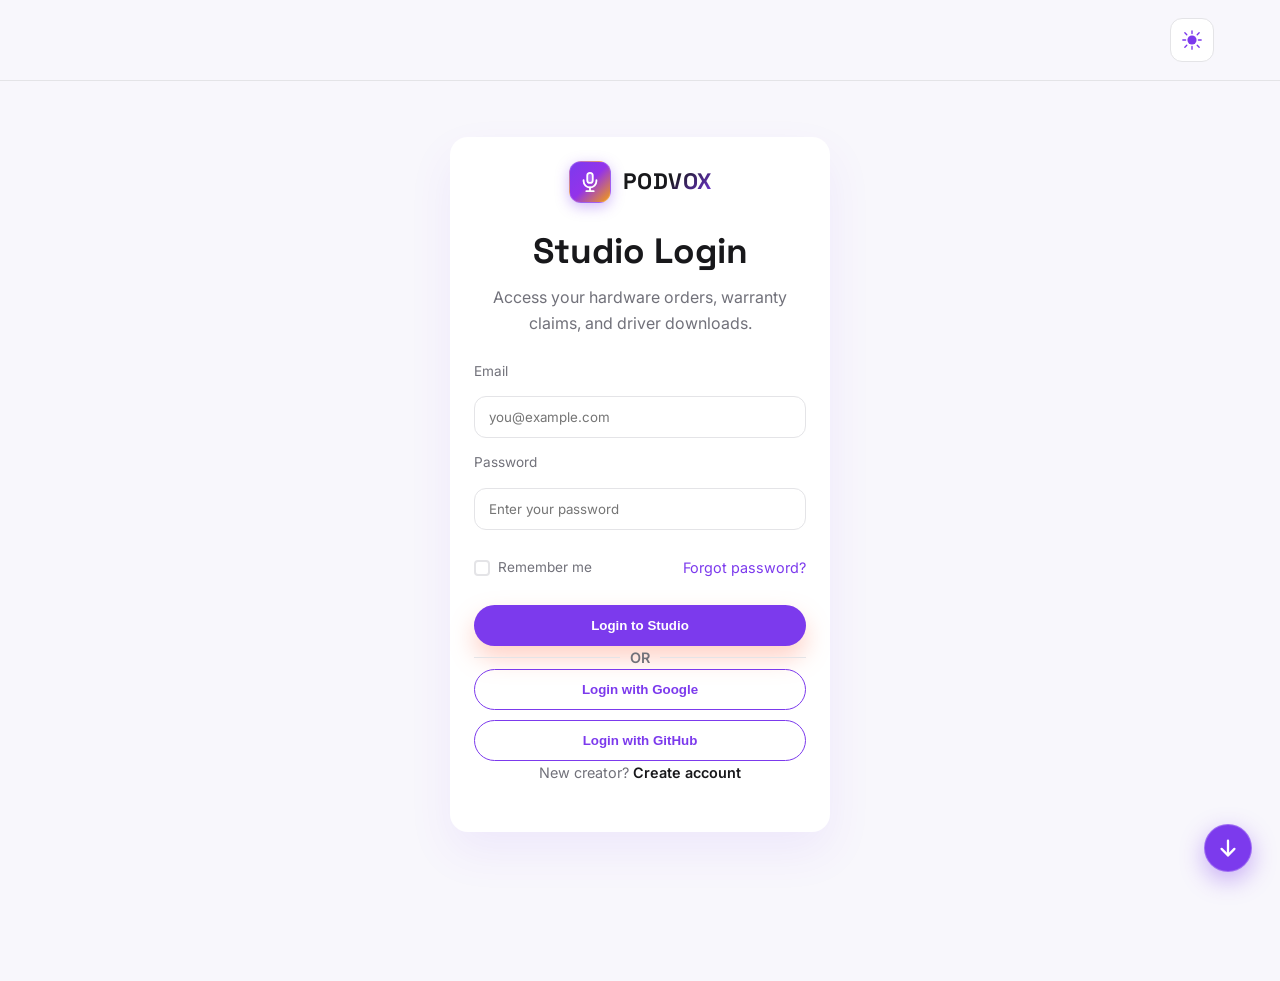
<file: login.html>
<!DOCTYPE html>
<html lang="en">

<head>
  <meta charset="UTF-8" />
  <meta name="viewport" content="width=device-width, initial-scale=1.0" />
  <title>PODVOX | Creator Portal Login</title>
  <link rel="icon" type="image/svg+xml" href="assets/images/favicon.svg" />
  <link rel="stylesheet" href="assets/css/style.css" />
</head>

<body class="auth-page">


  <header id="top">
    <div class="container nav nav-auth-header">
      <div class="nav-actions">
        <button class="theme-toggle" type="button" aria-label="Toggle dark mode"></button>
      </div>
    </div>
  </header>
  <main class="auth-shell">
    <div class="auth-center">
      <div class="auth-card compact">
        <div class="auth-brand-in-card">
          <a class="brand" href="index.html">
            <span class="brand-mark" aria-hidden="true">
              <svg viewBox="0 0 24 24" fill="none" stroke="currentColor" stroke-width="2" stroke-linecap="round" stroke-linejoin="round">
                <rect x="9" y="2" width="6" height="11" rx="3" fill="rgba(255,255,255,0.25)"></rect>
                <path d="M5 10v1a7 7 0 0 0 14 0v-1"></path>
                <line x1="12" y1="18" x2="12" y2="22"></line>
                <line x1="8" y1="22" x2="16" y2="22"></line>
              </svg>
            </span>
            <span class="brand-text">PODVOX</span>
          </a>
        </div>
        <h1>Studio Login</h1>
        <p>Access your hardware orders, warranty claims, and driver downloads.</p>
        <form class="auth-form">
          <label for="login-email">Email</label>
          <input id="login-email" type="email" name="email" autocomplete="email" placeholder="you@example.com"
            required />
          <label for="login-password">Password</label>
          <input id="login-password" type="password" name="password" autocomplete="current-password"
            placeholder="Enter your password" required />
          <div class="auth-options">
            <label class="checkbox-label">
              <input type="checkbox" name="remember" id="remember-me">
              <span class="checkmark"></span>
              Remember me
            </label>
            <a href="#" class="forgot-password">Forgot password?</a>
          </div>
          <button class="btn btn-primary" type="submit">Login to Studio</button>
        </form>
        <div class="divider"><span>OR</span></div>
        <div class="social">
          <button class="btn btn-outline" type="button">Login with Google</button>
          <button class="btn btn-outline" type="button">Login with GitHub</button>
        </div>
        <p class="auth-switch">New creator? <a href="signup.html">Create account</a></p>
      </div>
    </div>
  </main>




  <script src="assets/js/main.js"></script>
</body>

</html>
</file>
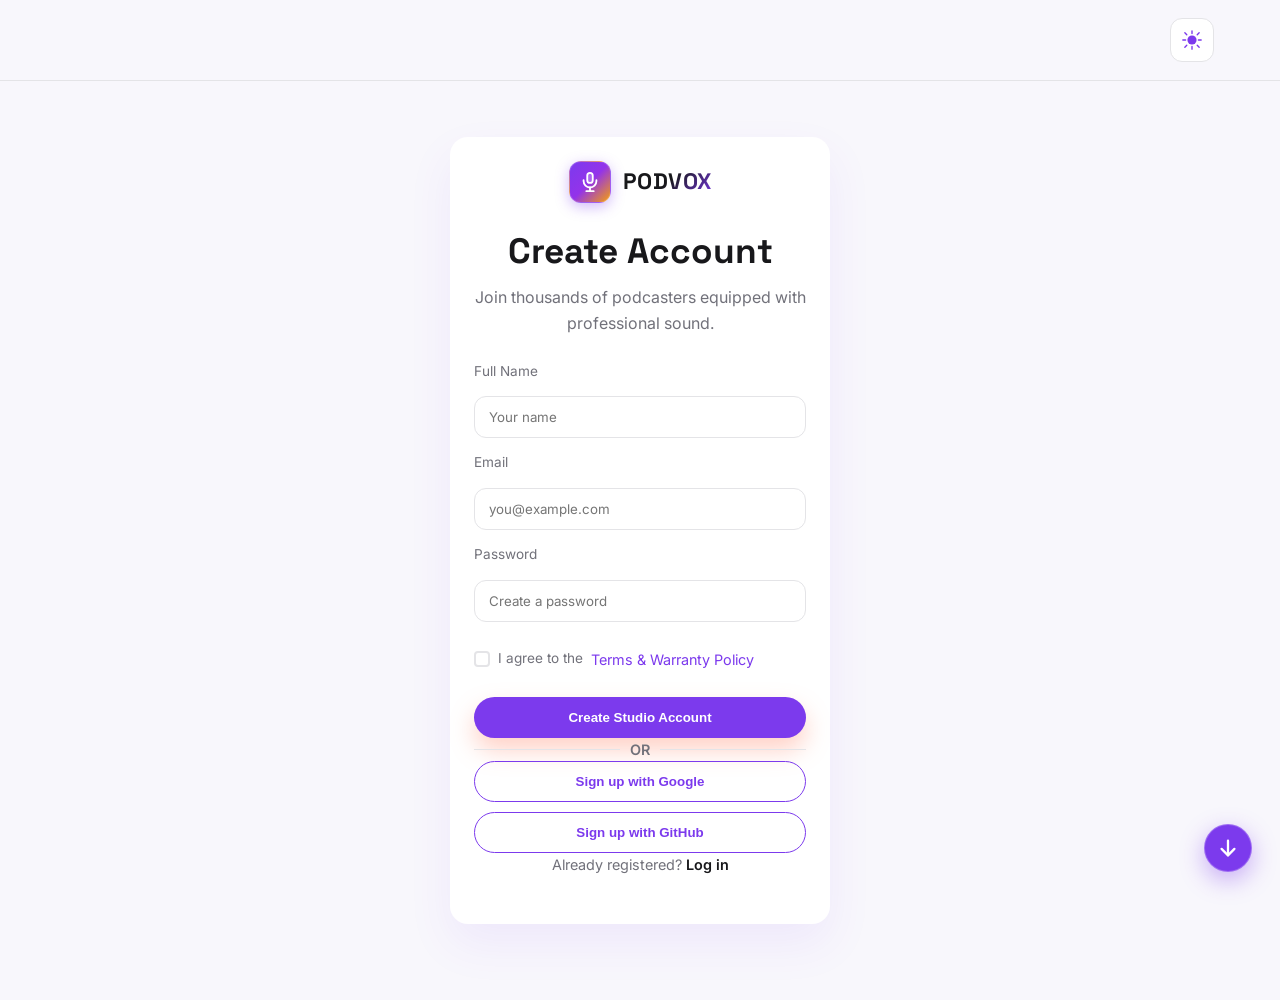
<file: signup.html>
<!DOCTYPE html>
<html lang="en">

<head>
  <meta charset="UTF-8" />
  <meta name="viewport" content="width=device-width, initial-scale=1.0" />
  <title>PODVOX | Create Creator Account</title>
  <link rel="icon" type="image/svg+xml" href="assets/images/favicon.svg" />
  <link rel="stylesheet" href="assets/css/style.css" />
</head>

<body class="auth-page">


  <header id="top">
    <div class="container nav nav-auth-header">
      <div class="nav-actions">
        <button class="theme-toggle" type="button" aria-label="Toggle dark mode"></button>
      </div>
    </div>
  </header>
  <main class="auth-shell">
    <div class="auth-center">
      <div class="auth-card compact">
        <div class="auth-brand-in-card">
          <a class="brand" href="index.html">
            <span class="brand-mark" aria-hidden="true">
              <svg viewBox="0 0 24 24" fill="none" stroke="currentColor" stroke-width="2" stroke-linecap="round" stroke-linejoin="round">
                <rect x="9" y="2" width="6" height="11" rx="3" fill="rgba(255,255,255,0.25)"></rect>
                <path d="M5 10v1a7 7 0 0 0 14 0v-1"></path>
                <line x1="12" y1="18" x2="12" y2="22"></line>
                <line x1="8" y1="22" x2="16" y2="22"></line>
              </svg>
            </span>
            <span class="brand-text">PODVOX</span>
          </a>
        </div>
        <h1>Create Account</h1>
        <p>Join thousands of podcasters equipped with professional sound.</p>
        <form class="auth-form">
          <label for="signup-name">Full Name</label>
          <input id="signup-name" type="text" name="name" autocomplete="name" placeholder="Your name" required />
          <label for="signup-email">Email</label>
          <input id="signup-email" type="email" name="email" autocomplete="email" placeholder="you@example.com"
            required />
          <label for="signup-password">Password</label>
          <input id="signup-password" type="password" name="password" autocomplete="new-password"
            placeholder="Create a password" required />
          <div class="auth-options">
            <label class="checkbox-label">
              <input type="checkbox" name="terms" id="agree-terms" required>
              <span class="checkmark"></span>
              I agree to the <a href="#" class="terms-link">Terms &amp; Warranty Policy</a>
            </label>
          </div>
          <button class="btn btn-primary" type="submit">Create Studio Account</button>
        </form>
        <div class="divider"><span>OR</span></div>
        <div class="social">
          <button class="btn btn-outline" type="button">Sign up with Google</button>
          <button class="btn btn-outline" type="button">Sign up with GitHub</button>
        </div>
        <p class="auth-switch">Already registered? <a href="login.html">Log in</a></p>
      </div>
    </div>
  </main>


  <script src="assets/js/main.js"></script>
</body>

</html>
</file>
<file: assets/css/style.css>
@import url("https://fonts.googleapis.com/css2?family=Inter:wght@300;400;500;600;700;800&family=Space+Grotesk:wght@400;500;600;700&display=swap");

:root {
  --color-bg: #F8F7FC;
  --color-surface: #ffffff;
  --color-surface-alt: #f0ecf9;
  --color-text-primary: #18181B;
  --color-text-secondary: #71717A;
  --color-border: #E4E4E7;
  --color-icon: #7C3AED;
  --color-shadow: 0 20px 45px rgba(124, 58, 237, 0.08);
  --color-topbar-text: #F5F5F7;
  --color-footer-text: #F5F5F7;
  --button-primary-bg: #7C3AED;
  --button-primary-text: #ffffff;
  --button-outline-border: #7C3AED;
  --button-outline-text: #7C3AED;
  --bg: var(--color-bg);
  --bg-alt: var(--color-surface-alt);
  --ink: var(--color-text-primary);
  --muted: var(--color-text-secondary);
  --primary: var(--button-primary-bg);
  --primary-dark: #6D28D9;
  --secondary: #A78BFA;
  --accent: #F59E0B;
  --card: var(--color-surface);
  --border: var(--color-border);
  --shadow: var(--color-shadow);
  --radius: 18px;
  --font-heading: "Space Grotesk", sans-serif;
  --font-body: "Inter", "Segoe UI", sans-serif;
}

[data-theme="dark"] {
  --color-bg: #0B0B12;
  --color-surface: #151521;
  --color-surface-alt: #1a1a2b;
  --color-text-primary: #F5F5F7;
  --color-text-secondary: #A1A1AA;
  --color-border: #26263a;
  --color-icon: #A78BFA;
  --color-shadow: 0 20px 45px rgba(0, 0, 0, 0.6);
  --color-topbar-text: #F5F5F7;
  --color-footer-text: #F5F5F7;
  --button-outline-border: #7C3AED;
  --button-outline-text: #F5F5F7;
  --secondary: #A78BFA;
}

* {
  box-sizing: border-box;
  margin: 0;
  padding: 0;
}

html {
  scroll-behavior: smooth;
  overflow-x: hidden;
}

body {
  font-family: var(--font-body, "Inter", "Segoe UI", sans-serif);
  color: var(--ink);
  background: var(--bg);
  line-height: 1.6;
}

h1, h2, h3, h4, h5, h6 {
  font-family: var(--font-heading, "Space Grotesk", sans-serif);
}

.container,
.hero-grid,
.hero-card,
.hero-media,
.story-block,
.cta-banner {
  box-sizing: border-box;
  max-width: 100%;
}

.reveal {
  opacity: 0;
  transform: translateX(40px) scale(0.96);
  transition: opacity 0.7s cubic-bezier(0.16, 1, 0.3, 1), transform 0.7s cubic-bezier(0.16, 1, 0.3, 1);
  will-change: opacity, transform;
}

.reveal.is-visible {
  opacity: 1;
  transform: translateX(0) scale(1);
}

@media (max-width: 600px) {
  .reveal {
    transform: translateY(20px) scale(0.98);
  }
}

@media (prefers-reduced-motion: reduce) {

  .reveal,
  .reveal.is-visible {
    opacity: 1 !important;
    transform: none !important;
    transition: none !important;
  }
}

img {
  max-width: 100%;
  display: block;
  border-radius: calc(var(--radius) - 6px);
}

a {
  text-decoration: none;
  color: inherit;
}

ul {
  list-style: none;
}

.container {
  width: min(1200px, 92%);
  margin: 0 auto;
}

.topbar {
  background: var(--secondary);
  color: var(--color-topbar-text);
  padding: 10px 0;
  font-size: 0.9rem;
}

.topbar .topbar-inner {
  display: flex;
  align-items: center;
  justify-content: center;
  gap: 16px;
  flex-wrap: wrap;
  text-align: center;
}

.topbar .tag {
  background: rgba(255, 255, 255, 0.15);
  padding: 4px 12px;
  border-radius: 999px;
}

.cta-banner {
  text-align: center;
  padding: 60px 20px;
  background: var(--secondary);
  color: #fff;
  border-radius: var(--radius);
  display: flex;
  flex-direction: column;
  align-items: center;
  gap: 16px;
}

.cta-banner.cta-split {
  display: grid;
  grid-template-columns: 1.2fr 0.8fr;
  gap: 32px;
  align-items: center;
  text-align: left;
  padding: 48px;
}

.cta-banner.cta-split p {
  margin: 12px 0 20px;
}

.cta-actions {
  display: flex;
  gap: 14px;
  flex-wrap: wrap;
}

.cta-media {
  width: 100%;
  height: 260px;
  object-fit: cover;
  border-radius: calc(var(--radius) - 4px);
  box-shadow: 0 10px 30px rgba(0, 0, 0, 0.25);
}

@media (max-width: 850px) {
  .cta-banner.cta-split {
    grid-template-columns: 1fr;
    text-align: center;
    padding: 36px 20px;
  }

  .cta-actions {
    justify-content: center;
  }

  .cta-media {
    max-height: 220px;
  }
}

.cta-banner h2 {
  font-family: "Space Grotesk", sans-serif;
  font-size: clamp(1.8rem, 4vw, 2.8rem);
}

.cta-banner p {
  font-size: clamp(1rem, 3vw, 1.2rem);
  opacity: 0.9;
  max-width: 600px;
  margin: 0 auto;
}

.hero-card {
  border-radius: var(--radius);
  overflow: hidden;
  box-shadow: var(--shadow);
  margin-top: 20px;
}

.hero-card img {
  width: 100%;
  aspect-ratio: 16 / 10;
  object-fit: cover;
}

.media-strip {
  display: flex;
  gap: 12px;
  margin: 12px 0;
  padding: 0 12px;
}

.media-strip img {
  width: 60px;
  height: 60px;
  border-radius: 12px;
  object-fit: cover;
}

header {
  position: sticky;
  top: 0;
  z-index: 10;
  background: var(--bg);
  border-bottom: 1px solid var(--border);
}

.nav {
  display: flex;
  align-items: center;
  justify-content: space-between;
  padding: 18px 0;
  gap: 12px;
  flex-wrap: nowrap;
}

.brand {
  display: inline-flex;
  align-items: center;
  gap: 12px;
  font-weight: 800;
  font-family: "Space Grotesk", sans-serif;
  font-size: 1.45rem;
  letter-spacing: -0.02em;
  color: var(--ink);
  transition: transform 0.2s ease, opacity 0.2s ease;
  flex-wrap: nowrap;
  text-decoration: none;
}

.brand:hover {
  opacity: 0.95;
  transform: translateY(-1px);
}

.brand-mark {
  width: 42px;
  height: 42px;
  border-radius: 12px;
  background: linear-gradient(135deg, #7C3AED 0%, #9333EA 50%, #F59E0B 100%);
  display: flex;
  align-items: center;
  justify-content: center;
  color: #ffffff;
  flex-shrink: 0;
  box-shadow: 0 4px 14px rgba(124, 58, 237, 0.35);
  border: 1px solid rgba(255, 255, 255, 0.2);
  transition: transform 0.3s ease, box-shadow 0.3s ease;
}

.brand-mark svg {
  width: 22px;
  height: 22px;
  display: block;
}

.brand:hover .brand-mark {
  transform: rotate(-4deg) scale(1.06);
  box-shadow: 0 6px 20px rgba(124, 58, 237, 0.5);
}

.brand-text {
  font-weight: 800;
  font-size: 1.4rem;
  letter-spacing: 0.5px;
  background: linear-gradient(135deg, var(--ink) 50%, var(--primary) 100%);
  -webkit-background-clip: text;
  -webkit-text-fill-color: transparent;
}

[data-theme="dark"] .brand-text {
  background: linear-gradient(135deg, #FFFFFF 60%, #C4B5FD 100%);
  -webkit-background-clip: text;
  -webkit-text-fill-color: transparent;
}

.nav-links {
  display: flex;
  gap: clamp(12px, 2.5vw, 32px);
  align-items: center;
  font-weight: 600;
}

/* Hide mobile-specific elements globally */
.nav-drawer-header,
.nav-drawer-cta,
.nav-links a svg,
.mobile-only {
  display: none;
}

.nav-links a {
  color: var(--ink);
  transition: color 0.2s;
  text-decoration: none;
}

.nav-links a:hover,
.nav-links a.active {
  color: var(--primary);
}

/* Desktop link visibility */
@media (min-width: 1101px) {

  /* Hide ONLY Login/Signup links on desktop because they are buttons */
  .nav-links a[href^="login"],
  .nav-links a[href^="signup"] {
    display: none !important;
  }
}

@media (min-width: 1101px) {
  .mobile-only {
    display: none !important;
  }
}

@media (max-width: 1100px) {
  .desktop-only {
    display: none !important;
  }
}

.nav-actions {
  display: flex;
  align-items: center;
  gap: 10px;
  flex-shrink: 0;
  justify-content: flex-end;
}

.theme-toggle {
  border: 1px solid var(--border);
  background: var(--card);
  color: var(--color-icon);
  width: 44px;
  height: 44px;
  border-radius: 12px;
  display: grid;
  place-items: center;
  cursor: pointer;
  transition: transform 0.2s ease, box-shadow 0.2s ease;
  margin-right: 15px;
}

.theme-toggle:hover {
  transform: translateY(-2px);
  box-shadow: var(--shadow);
}

.btn {
  display: flex;
  align-items: center;
  justify-content: center;
  gap: 10px;
  padding: 12px 22px;
  border-radius: 999px;
  border: 1px solid transparent;
  font-weight: 600;
  transition: transform 0.2s ease, box-shadow 0.2s ease;
}

.btn-primary {
  background: var(--button-primary-bg);
  color: var(--button-primary-text);
  box-shadow: 0 12px 25px rgba(255, 122, 92, 0.35);
}

.btn-primary:hover {
  transform: translateY(-2px);
  box-shadow: 0 16px 35px rgba(255, 122, 92, 0.35);
}

.btn-outline {
  border-color: var(--button-outline-border);
  color: var(--button-outline-text);
  background: transparent;
}

.btn-outline:hover {
  border-color: var(--primary);
  color: var(--primary);
}

main .btn {
  margin-left: auto;
  margin-right: auto;
}

main .btn {
  margin-left: auto;
  margin-right: auto;
}

.menu-toggle {
  display: none;
  border: none;
  background: var(--secondary);
  color: #fff;
  padding: 10px 12px;
  border-radius: 12px;
}

.hero {
  padding: 80px 0 60px;
  overflow-x: hidden;
}

.hero-grid {
  display: grid;
  grid-template-columns: repeat(2, minmax(0, 1fr));
  gap: 48px;
  align-items: center;
  width: 100%;
  overflow: hidden;
}

.hero-grid> :first-child {
  padding-left: clamp(20px, 5vw, 60px);
  padding-right: clamp(16px, 3vw, 40px);
}

.hero h1 {
  font-family: "Space Grotesk", sans-serif;
  font-size: clamp(2.4rem, 4vw, 3.4rem);
  line-height: 1.1;
  margin-bottom: 16px;
}

.hero p {
  color: var(--muted);
  margin-bottom: 28px;
}

.hero-card {
  background: var(--card);
  padding: 24px;
  border-radius: var(--radius);
  box-shadow: var(--shadow);
  overflow: hidden;
}

.media-strip {
  display: grid;
  grid-template-columns: repeat(3, minmax(0, 1fr));
  gap: 12px;
  margin-top: 16px;
  width: 100%;
}

.hero-badges {
  display: flex;
  gap: 12px;
  flex-wrap: wrap;
  margin-top: 18px;
}

.hero-actions {
  display: flex;
  flex-wrap: wrap;
  margin-bottom: 18px;
  justify-content: center;
  gap: 16px;
}

.hero-actions .btn,
.cta-actions .btn {
  margin: 0;
  min-width: 250px;
  justify-content: center;
}

.badge {
  background: var(--bg-alt);
  color: var(--ink);
  padding: 6px 14px;
  border-radius: 999px;
  font-size: 0.85rem;
}

.media-cover {
  width: 100%;
  aspect-ratio: 16 / 10;
  object-fit: cover;
  max-width: 100%;
}

.circle-avatar {
  width: 150px;
  height: 150px;
  border-radius: 50% !important;
  margin: 0 auto 20px;
  border: 4px solid var(--border);
  object-fit: cover;
  display: block;
}

.cover-square {
  aspect-ratio: 1 / 1;
}

.hero-media {
  display: grid;
  gap: 16px;
  width: 100%;
}

.section {
  padding: 70px 0;
  overflow-x: hidden;
}

.section.alt {
  background: var(--bg-alt);
}

.view {
  transition: opacity 0.25s ease, transform 0.25s ease;
}

.view.is-hidden {
  opacity: 0;
  transform: translateY(12px);
}

.view[hidden] {
  display: none;
}

.section-title {
  text-align: center;
  margin-bottom: 44px;
}

.section-title.align-left {
  text-align: left;
}

.section-title h2 {
  font-family: "Space Grotesk", sans-serif;
  font-size: clamp(2rem, 3vw, 2.6rem);
}

.section-title p {
  color: var(--muted);
  margin-top: 10px;
}

.card-grid {
  display: grid;
  grid-template-columns: repeat(auto-fit, minmax(230px, 1fr));
  gap: 32px;
}

@media (min-width: 601px) and (max-width: 1024px) {
  .card-grid {
    grid-template-columns: repeat(2, 1fr);
  }

  .card-grid > .card:nth-child(3):last-child {
    grid-column: 1 / -1;
    justify-self: center;
    width: 100%;
    max-width: calc(50% - 16px);
  }
}

.card {
  background: var(--card);
  padding: 22px;
  border-radius: var(--radius);
  box-shadow: var(--shadow);
  display: grid;
  gap: 14px;
}

.price-card[data-plan],
.blog-card[data-post] {
  cursor: pointer;
}

.card h3 {
  font-size: 1.15rem;
}

.card small {
  color: var(--muted);
}

.episode-row {
  display: grid;
  grid-template-columns: 80px 1fr auto;
  gap: 18px;
  align-items: center;
  background: var(--card);
  padding: 18px 22px;
  border-radius: var(--radius);
  box-shadow: var(--shadow);
}

.episode-row+.episode-row {
  margin-top: 16px;
}

.story-grid {
  display: grid;
  gap: 24px;
  width: 100%;
}

.story-block {
  display: grid;
  grid-template-columns: repeat(2, minmax(0, 1fr));
  gap: 24px;
  align-items: center;
  background: var(--card);
  padding: clamp(18px, 3vw, 28px);
  border-radius: var(--radius);
  box-shadow: var(--shadow);
  width: 100%;
}

.story-content {
  display: grid;
  gap: 12px;
}

.story-block:nth-child(even) .story-media {
  order: 2;
}

.cta-split {
  grid-template-columns: repeat(2, minmax(0, 1fr));
  align-items: center;
}

.cta-actions {
  display: flex;
  flex-wrap: wrap;
  gap: 12px;
  justify-content: center;
}


.feature-list {
  display: grid;
  grid-template-columns: repeat(auto-fit, minmax(220px, 1fr));
  gap: 22px;
}

.feature {
  background: var(--card);
  padding: 20px;
  border-radius: var(--radius);
  border: 1px solid var(--border);
}

.subscribe-grid {
  display: grid;
  grid-template-columns: 1.2fr 1fr;
  gap: 30px;
  align-items: center;
}

.pill-list {
  display: flex;
  flex-wrap: wrap;
  gap: 12px;
}

.pill {
  border: 1px solid var(--border);
  padding: 10px 16px;
  border-radius: 999px;
  background: var(--card);
  font-weight: 600;
}

.form-card {
  background: var(--card);
  padding: 32px;
  border-radius: var(--radius);
  box-shadow: var(--shadow);
  border: 1px solid var(--border);
  display: flex;
  flex-direction: column;
  gap: 16px;
  height: fit-content;
  box-sizing: border-box;
}

.container > .form-card {
  max-width: 680px;
  width: 100%;
  margin: 0 auto;
}

.form-card img {
  width: 100%;
  height: 220px;
  max-height: 240px;
  object-fit: cover;
  border-radius: calc(var(--radius) - 6px);
  margin-bottom: 4px;
}

.form-card h3 {
  font-family: "Space Grotesk", sans-serif;
  font-size: 1.35rem;
  color: var(--ink);
  margin-bottom: 2px;
}

.form-card .btn {
  justify-content: center;
  margin-inline: auto;
  width: 100%;
}

.form-footnote {
  font-size: 0.88rem;
  color: var(--muted);
  text-align: center;
  line-height: 1.4;
  margin-top: 4px;
}

.support-details-box {
  background: var(--bg-alt);
  padding: 16px;
  border-radius: 12px;
  border: 1px solid var(--border);
  display: flex;
  flex-direction: column;
  gap: 8px;
  margin: 4px 0;
}

.support-details-box p {
  margin: 0;
  font-size: 0.92rem;
}

input,
select,
textarea {
  width: 100%;
  padding: 12px 14px;
  border-radius: 12px;
  border: 1px solid var(--border);
  font-family: inherit;
  background: var(--card);
  color: var(--ink);
  box-sizing: border-box;
}

textarea {
  min-height: 120px;
  resize: vertical;
}

.split {
  display: grid;
  grid-template-columns: repeat(2, minmax(0, 1fr));
  gap: 32px;
  align-items: start;
}

@media (max-width: 800px) {
  .split {
    grid-template-columns: 1fr;
    gap: 24px;
  }
}

.visual-stack {
  display: flex;
  flex-direction: column;
  gap: 16px;
}

.visual-stack .stack-img {
  width: 100%;
  object-fit: cover;
}

.stats {
  display: grid;
  grid-template-columns: repeat(auto-fit, minmax(180px, 1fr));
  gap: 20px;
  text-align: center;
}

.stats .stat {
  background: var(--card);
  padding: 18px;
  border-radius: var(--radius);
  border: 1px solid var(--border);
}

.pricing-grid {
  display: grid;
  grid-template-columns: repeat(auto-fit, minmax(280px, 1fr));
  gap: 32px;
  align-items: stretch;
  justify-content: center;
}

@media (min-width: 768px) {
  .pricing-grid .price-card:nth-child(4):last-child {
    grid-column: 2;
  }
}

.price-card {
  background: var(--card);
  padding: 28px;
  border-radius: var(--radius);
  border: 1px solid var(--border);
  display: flex;
  flex-direction: column;
  gap: 16px;
  height: 100%;
}

.price-card img {
  width: 100%;
  aspect-ratio: 16 / 10;
  object-fit: cover;
  border-radius: 12px;
  margin-bottom: 4px;
}

.price-card>.btn {
  align-self: center;
  margin-top: auto;
}

.price {
  font-size: 2rem;
  font-weight: 700;
}

.plan-header {
  display: flex;
  justify-content: space-between;
  gap: 16px;
  align-items: flex-start;
  min-height: 90px;
}

.plan-header>div {
  display: grid;
  gap: 4px;
}

.plan-tagline {
  color: var(--muted);
}

.price small {
  font-size: 0.9rem;
  font-weight: 600;
  color: var(--muted);
}

.plan-meta {
  display: grid;
  grid-template-columns: repeat(2, minmax(0, 1fr));
  gap: 12px;
  background: var(--bg-alt);
  padding: 16px;
  border-radius: 12px;
  min-height: 110px;
}

.plan-meta h4 {
  font-size: 0.85rem;
  color: var(--muted);
  margin-bottom: 4px;
}

.price-features {
  display: grid;
  gap: 10px;
}

.price-features li {
  position: relative;
  padding-left: 16px;
}

.price-features li::before {
  content: "";
  width: 6px;
  height: 6px;
  border-radius: 50%;
  background: var(--accent);
  position: absolute;
  left: 0;
  top: 9px;
}

.plan-cta {
  margin-top: auto;
  display: flex;
  justify-content: center;
}

.plan-actions {
  display: flex;
  justify-content: center;
  margin-top: 12px;
}

.table {
  width: 100%;
  border-collapse: collapse;
  background: var(--card);
  border-radius: var(--radius);
  overflow: hidden;
  box-shadow: var(--shadow);
}

.table th,
.table td {
  padding: 16px;
  text-align: left;
  border-bottom: 1px solid var(--border);
}

.table th {
  background: var(--bg-alt);
}

.faq-item {
  background: var(--card);
  padding: 18px 22px;
  border-radius: var(--radius);
  border: 1px solid var(--border);
}

.faq-item+.faq-item {
  margin-top: 14px;
}

.blog-grid {
  display: grid;
  grid-template-columns: repeat(auto-fit, minmax(250px, 1fr));
  gap: 24px;
}

.blog-card {
  background: var(--card);
  border-radius: var(--radius);
  box-shadow: var(--shadow);
  overflow: hidden;
  display: flex;
  flex-direction: column;
  height: 100%;
}

.blog-card .content {
  padding: 18px;
  display: flex;
  flex-direction: column;
  gap: 10px;
  height: 100%;
}

.blog-card .btn {
  align-self: flex-start;
  margin-top: auto;
  margin-left: 0;
  margin-right: 0;
}

.blog-card .meta {
  display: flex;
  flex-wrap: wrap;
  gap: 10px;
  color: var(--muted);
  font-size: 0.85rem;
}

.blog-detail {
  display: grid;
  grid-template-columns: 2fr 1fr;
  gap: 32px;
}

.blog-article,
.blog-aside {
  background: var(--card);
  padding: 28px;
  border-radius: var(--radius);
  box-shadow: var(--shadow);
  display: grid;
  gap: 16px;
}

.blog-header {
  display: grid;
  gap: 8px;
}

.blog-header .meta {
  display: flex;
  flex-wrap: wrap;
  gap: 12px;
  color: var(--muted);
  font-size: 0.85rem;
}

.blog-featured {
  width: 100%;
  aspect-ratio: 16 / 10;
  object-fit: cover;
  border-radius: var(--radius);
}

.blog-content {
  display: grid;
  gap: 12px;
}

.blog-content p {
  color: var(--muted);
}

.blog-author {
  display: flex;
  gap: 16px;
  align-items: center;
  flex-wrap: wrap;
  background: var(--bg-alt);
  padding: 16px;
  border-radius: 14px;
}

.blog-author img {
  width: 64px;
  height: 64px;
  border-radius: 50%;
}

.back-row {
  display: flex;
  justify-content: center;
  margin-bottom: 24px;
}

.related-list {
  display: grid;
  gap: 12px;
}

.related-list a {
  border: 1px solid var(--border);
  padding: 10px 12px;
  border-radius: 12px;
}

.share {
  display: flex;
  gap: 12px;
  flex-wrap: wrap;
}

.share a {
  border: 1px solid var(--border);
  padding: 8px 12px;
  border-radius: 999px;
}

.auth-card {
  background: var(--card);
  padding: 32px;
  border-radius: var(--radius);
  box-shadow: var(--shadow);
  width: 100%;
  max-width: 420px;
  justify-items: center;
}

.auth-card.compact {
  padding: 24px;
  max-width: 380px;
}

.auth-card .social {
  display: grid;
  gap: 10px;
}

.auth-card .social .btn-outline {
  justify-content: center;
}

.divider {
  width: 100%;
  display: flex;
  align-items: center;
  gap: 10px;
  color: var(--muted);
}

.divider::before,
.divider::after {
  content: "";
  flex: 1;
  height: 1px;
  background: var(--border);
}

.divider span {
  font-size: 0.9rem;
  font-weight: 600;
}

.auth-page {
  min-height: 100vh;
}

.auth-shell {
  min-height: 100vh;
  display: grid;
  grid-template-rows: auto 1fr;
  gap: 28px;
  padding: clamp(24px, 5vw, 56px) 0 48px;
  width: min(520px, 92%);
  margin: 0 auto;
  overflow-x: hidden;
}

.auth-brand-wrap {
  display: grid;
  grid-template-columns: 1fr auto 1fr;
  align-items: center;
  width: 100%;
}

.auth-brand {
  justify-self: center;
}

.auth-brand-wrap .theme-toggle {
  justify-self: end;
}

.auth-center {
  display: grid;
  place-items: center;
}

.auth-card h1 {
  font-family: "Space Grotesk", sans-serif;
  font-size: clamp(1.7rem, 3vw, 2.2rem);
}

.auth-card p {
  color: var(--muted);
}

.auth-form {
  display: grid;
  gap: 14px;
}

.auth-form label {
  font-size: 0.85rem;
  color: var(--muted);
}

.auth-card .btn {
  width: 100%;
}

.auth-meta {
  display: flex;
  justify-content: flex-end;
}

.auth-meta a {
  font-size: 0.9rem;
}

.auth-switch {
  text-align: center;
  font-size: 0.9rem;
  color: var(--muted);
}

.auth-switch a {
  color: var(--ink);
  font-weight: 600;
}

.auth-options {
  display: flex;
  justify-content: space-between;
  align-items: center;
  margin: 12px 0;
  flex-wrap: nowrap;
  gap: 10px;
  width: 100%;
}

.checkbox-label {
  display: flex;
  align-items: center;
  gap: 8px;
  font-size: 0.9rem;
  cursor: pointer;
  color: var(--muted);
  white-space: nowrap;
}

.forgot-password,
.terms-link {
  font-size: 0.9rem;
  color: var(--primary);
  text-decoration: none;
  white-space: nowrap;
}

.checkbox-label input[type="checkbox"] {
  display: none;
}

.checkmark {
  width: 16px;
  height: 16px;
  border: 2px solid var(--border);
  border-radius: 4px;
  display: flex;
  align-items: center;
  justify-content: center;
  transition: all 0.2s ease;
}

.checkbox-label input[type="checkbox"]:checked+.checkmark {
  background: var(--primary);
  border-color: var(--primary);
}

.checkbox-label input[type="checkbox"]:checked+.checkmark::after {
  content: "✓";
  color: white;
  font-size: 10px;
  font-weight: bold;
}

.forgot-password:hover,
.terms-link:hover {
  text-decoration: underline;
}

.footer {
  background: var(--secondary);
  color: var(--color-footer-text);
  padding: 48px 0 28px;
}

.footer-top {
  display: flex;
  flex-wrap: wrap;
  gap: 32px;
  justify-content: space-between;
  align-items: flex-start;
}

.footer-brand {
  display: grid;
  gap: 20px;
  min-width: 280px;
}

.footer .brand {
  color: var(--ink);
  /* Uses standardized font-size from .brand */
}

.footer-links ul {
  display: grid;
  gap: 8px;
}

.footer-links {
  display: grid;
  gap: 10px;
}

.footer-links-wrap {
  display: flex;
  flex-wrap: wrap;
  gap: 32px;
}

.footer-contact {
  display: grid;
  gap: 10px;
}

.footer-contact address {
  font-style: normal;
  display: grid;
  gap: 6px;
}

.social-icons {
  display: flex;
  gap: 12px;
}

.social-icons a {
  width: 36px;
  height: 36px;
  border-radius: 50%;
  background: rgba(255, 255, 255, 0.12);
  display: grid;
  place-items: center;
  color: var(--color-footer-text);
}

.copyright {
  margin: 0;
  font-size: 0.85rem;
  color: rgba(255, 255, 255, 0.7);
}

.footer-bottom {
  display: flex;
  flex-wrap: wrap;
  align-items: center;
  justify-content: space-between;
  gap: 16px;
  margin-top: 32px;
}

.hero-alt {
  background: linear-gradient(130deg, #fff, #fff5ee, #eaf4ff);
  border-radius: 0 0 60px 60px;
}

[data-theme="dark"] .hero-alt {
  background: linear-gradient(130deg, #101827, #1a2230, #1c2a3d);
}

.cta-banner {
  background: var(--secondary);
  color: #fff;
  padding: 40px;
  border-radius: var(--radius);
  display: grid;
  gap: 16px;
  align-items: center;
  width: 100%;
  overflow-x: hidden;
}

.cta-banner .btn {
  justify-self: center;
}

.cta-banner .btn-outline {
  border-color: rgba(255, 255, 255, 0.4);
  color: #fff;
}

.cta-banner .btn-outline:hover {
  background: rgba(255, 255, 255, 0.1);
  border-color: #fff;
  color: #fff;
}

@media (max-width: 1100px) {
  .nav {
    justify-content: flex-start;
    align-items: center;
    flex-wrap: nowrap;
  }

  .nav .brand {
    order: 1;
    margin-right: 8px;
    min-width: 0;
    flex: 1;
    font-size: 1.15rem;
    gap: 8px;
  }

  .nav-actions {
    order: 2;
    margin-left: auto;
    gap: 8px;
    padding-right: 16px;
    padding-left: 8px;
  }

  .nav-actions .menu-toggle,
  .nav-actions .theme-toggle {
    flex-shrink: 0;
  }

  .nav-links {
    order: 3;
  }

  .hero-grid,
  .split,
  .subscribe-grid,
  .blog-detail,
  .story-block {
    grid-template-columns: 1fr;
  }

  .cta-split {
    grid-template-columns: 1fr;
  }

  .story-block:nth-child(even) .story-media {
    order: 0;
  }

  .hero h1 {
    font-size: clamp(1.9rem, 6vw, 2.4rem);
    line-height: 1.15;
  }

  .hero p {
    font-size: 1rem;
    line-height: 1.55;
  }

  .section-title h2 {
    font-size: clamp(1.6rem, 5vw, 2rem);
  }

  .card h3 {
    font-size: 1.05rem;
  }

  .hero-grid> :first-child {
    padding-left: 16px;
    padding-right: 16px;
  }

  .nav {
    justify-content: flex-start;
    align-items: center;
  }

  .nav .brand {
    margin-right: 8px;
  }

  .nav-actions {
    margin-left: auto;
    display: flex;
    align-items: center;
    gap: 12px;
  }

  /* Desktop layout refinements */
  .nav-actions .btn {
    display: none;
    /* Default for mobile, shown via desktop-only class or media query */
  }

  .nav-actions .menu-toggle {
    display: inline-flex;
    align-items: center;
    justify-content: center;
    width: auto;
    height: 44px;
    padding: 0 16px;
    background: var(--primary);
    color: #fff;
    border-radius: 12px;
    font-weight: 600;
    font-size: 0.9rem;
    cursor: pointer;
    border: none;
    z-index: 1000;
  }

  /* Premium Sidebar Drawer for Mobile */
  .nav-links {
    display: flex !important;
    flex-direction: column !important;
    background: var(--card) !important;
    position: fixed !important;
    top: 0 !important;
    left: 0 !important;
    height: 100vh !important;
    width: min(300px, 85vw) !important;
    padding: 0 !important;
    box-shadow: 20px 0 50px rgba(0, 0, 0, 0.3) !important;
    transform: translateX(-100%) !important;
    transition: transform 0.4s cubic-bezier(0.16, 1, 0.3, 1) !important;
    z-index: 100000 !important;
    overflow-y: auto !important;
    visibility: hidden !important;
    gap: 0 !important;
  }

  .nav-links.active {
    transform: translateX(0) !important;
    visibility: visible !important;
    box-shadow: 0 0 0 100vmax rgba(0, 0, 0, 0.5) !important;
  }

  .nav-drawer-header {
    display: flex !important;
    align-items: center;
    justify-content: space-between;
    padding: 24px;
    border-bottom: 1px solid var(--border);
    margin-bottom: 8px;
  }

  .drawer-brand {
    display: block;
    font-size: 1.25rem;
    font-weight: 700;
    color: var(--primary);
  }

  .close-nav-toggle {
    display: grid;
    background: var(--bg-alt);
    border: none;
    width: 40px;
    height: 40px;
    border-radius: 50%;
    place-items: center;
    font-size: 1.5rem;
    cursor: pointer;
    color: var(--ink);
  }

  .nav-links a {
    display: flex;
    align-items: center;
    padding: 16px 24px;
    font-size: 1.1rem;
    color: var(--ink) !important;
    text-decoration: none;
    border-bottom: 1px solid var(--border);
    transition: all 0.2s ease;
  }

  .nav-links a:hover {
    color: var(--primary) !important;
    background: rgba(124, 58, 237, 0.05);
  }

  .nav-links a.active {
    color: var(--primary) !important;
    font-weight: 700 !important;
    background: rgba(124, 58, 237, 0.1) !important;
    border-left: 4px solid var(--primary);
    padding-left: 20px;
  }

  .nav-links a svg {
    display: none !important;
  }

  .nav-drawer-cta {
    display: block !important;
    padding: 24px;
    margin-top: auto;
    border-top: 1px solid var(--border);
  }

  .nav-drawer-cta .btn {
    display: flex !important;
    width: 100% !important;
    box-sizing: border-box !important;
    text-align: center;
    justify-content: center;
    align-items: center;
    padding: 14px 20px;
    font-size: 1rem;
    font-weight: 600;
  }

  .footer-grid {
    grid-template-columns: repeat(2, minmax(0, 1fr));
  }
}

@media (max-width: 700px) {
  .table {
    border: 0;
    box-shadow: none;
  }

  .table thead {
    display: none;
  }

  .table,
  .table tbody,
  .table tr,
  .table td {
    display: block;
    width: 100%;
  }

  .table tr {
    background: var(--card);
    border-radius: var(--radius);
    margin-bottom: 16px;
    padding: 12px;
    box-shadow: var(--shadow);
  }

  .table td {
    border: none;
    display: flex;
    justify-content: space-between;
    gap: 12px;
    padding: 8px 0;
  }

  .table td::before {
    content: attr(data-label);
    font-weight: 600;
    color: var(--muted);
  }
}

@media (max-width: 600px) {
  .topbar .topbar-inner {
    flex-direction: column;
  }

  .nav {
    position: relative;
    gap: 12px;
    flex-wrap: nowrap;
    align-items: center;
  }

  .nav .brand {
    max-width: none;
    flex-wrap: nowrap;
    min-width: 0;
    font-size: 1rem;
    gap: 8px;
  }

  .nav .brand-mark {
    width: 36px;
    height: 36px;
    border-radius: 10px;
    font-size: 0.9rem;
  }

  .nav-actions {
    display: flex;
    align-items: center;
    gap: 12px;
    padding-right: 10px;
  }

  .nav-actions .btn {
    display: none;
  }

  .hero-actions,
  .cta-actions {
    justify-content: center;
  }

  .cta-banner .btn {
    justify-self: center;
  }

  .hero h1 {
    font-size: clamp(1.7rem, 7vw, 2.1rem);
    line-height: 1.18;
  }

  .hero p {
    font-size: 0.95rem;
    line-height: 1.55;
  }

  .section-title h2 {
    font-size: clamp(1.5rem, 6vw, 1.9rem);
  }

  .card h3 {
    font-size: 1rem;
  }

  .episode-row {
    grid-template-columns: 1fr;
    text-align: center;
  }

  .footer-grid {
    grid-template-columns: 1fr;
  }

  .plan-header {
    flex-direction: column;
    gap: 8px;
  }

  .price-card {
    padding: 20px;
    gap: 12px;
  }

  .price-card img {
    height: auto;
    width: 100%;
    object-fit: cover;
    margin-bottom: 12px;
  }

  .pricing-grid {
    grid-template-columns: 1fr !important;
    gap: 20px;
  }

  .plan-meta {
    grid-template-columns: 1fr;
    gap: 8px;
  }

  .auth-options {
    flex-direction: column;
    justify-content: center;
    align-items: center;
    gap: 16px;
  }
}

/* =========================================
   DASHBOARD STYLES
   ========================================= */

.dashboard-layout {
  display: grid;
  grid-template-columns: 260px 1fr;
  min-height: 100vh;
  background: var(--bg);
}

.dashboard-sidebar {
  background: transparent;
  padding: 32px 24px;
  display: flex;
  flex-direction: column;
  gap: 32px;
  height: 100vh;
  position: sticky;
  top: 0;
  border-right: 1px solid var(--border);
}

.sidebar-header {
  display: flex;
  justify-content: space-between;
  align-items: center;
}

.close-sidebar {
  display: none;
  background: none;
  border: none;
  font-size: 1.5rem;
  cursor: pointer;
  color: var(--ink);
}

.sidebar-menu {
  display: flex;
  flex-direction: column;
  gap: 12px;
}

.sidebar-menu a {
  display: flex;
  align-items: center;
  gap: 16px;
  padding: 16px 20px;
  border-radius: 16px;
  color: #fff;
  font-weight: 600;
  transition: all 0.3s ease;
  background: var(--bg-alt);
  text-decoration: none;
}

.sidebar-menu a.active,
.sidebar-menu a:hover {
  background: var(--primary);
  color: #fff;
  transform: translateX(4px);
}

.sidebar-menu .icon {
  font-size: 1.2rem;
}

.sidebar-menu a.logout {
  margin-top: 24px;
  background: rgba(255, 77, 77, 0.1);
  color: #ff4d4d;
}

.sidebar-menu a.logout:hover {
  background: #ff4d4d;
  color: #fff;
}

.dashboard-main {
  display: block;
  width: 100%;
}

.dashboard-header {
  padding: 16px 32px;
  display: flex;
  align-items: center;
  justify-content: space-between;
  background: var(--bg);
  position: sticky;
  top: 0;
  z-index: 10;
}

.dashboard-toggle {
  display: none;
  /* Hidden on desktop */
  background: transparent;
  color: var(--ink);
}

.header-actions {
  display: flex;
  align-items: center;
  gap: 16px;
  margin-left: auto;
}

.user-profile img {
  border-radius: 50%;
  width: 40px;
  height: 40px;
  border: 2px solid var(--border);
}

.dashboard-content {
  padding: 32px;
  max-width: 1000px;
  margin: 0 auto;
}

.welcome-section {
  text-align: center;
  margin-bottom: 60px;
  padding: 40px 20px;
}

.welcome-section h1 {
  font-size: clamp(1.8rem, 8vw, 2.8rem);
  margin-bottom: 8px;
  line-height: 1.2;
}

.welcome-section p {
  font-size: clamp(0.9rem, 4vw, 1.1rem);
  color: var(--muted);
}

.brand-logo-center {
  display: flex;
  flex-direction: column;
  align-items: center;
  gap: 16px;
  margin-bottom: 24px;
}

.brand-mark.large {
  width: 80px;
  height: 80px;
  font-size: 2rem;
  border-radius: 20px;
  background: linear-gradient(135deg, var(--primary), var(--accent));
  display: grid;
  place-items: center;
  color: #fff;
  box-shadow: 0 10px 25px rgba(0, 0, 0, 0.2);
}

.brand-name {
  font-family: "Space Grotesk", sans-serif;
  font-size: 1.8rem;
  font-weight: 700;
}

.welcome-section h1 {
  font-family: "Space Grotesk", sans-serif;
  font-size: 2.5rem;
  margin-bottom: 8px;
}

/* Dashboard Stats */
.stats-grid {
  display: grid;
  grid-template-columns: repeat(3, 1fr);
  gap: 20px;
  margin-bottom: 32px;
}

.stat-card {
  background: var(--card);
  padding: 24px;
  border-radius: 20px;
  border: 1px solid var(--border);
  text-align: center;
  transition: transform 0.3s ease;
}

.stat-card:hover {
  transform: translateY(-5px);
}

.stat-card .value {
  display: block;
  font-size: 1.8rem;
  font-weight: 700;
  color: var(--primary);
  margin-bottom: 4px;
}

.stat-card .label {
  font-size: 0.85rem;
  color: var(--muted);
  text-transform: uppercase;
  letter-spacing: 1px;
  font-weight: 600;
}

@media (max-width: 600px) {
  .stats-grid {
    grid-template-columns: 1fr;
  }
}

.wishlist-section {
  background: var(--card);
  border-radius: 24px;
  padding: 32px;
  border: 1px solid var(--border);
}

.wishlist-section .section-header {
  display: flex;
  justify-content: space-between;
  align-items: center;
  margin-bottom: 24px;
}

.view-all {
  color: var(--primary);
  font-weight: 600;
  font-size: 0.9rem;
}

.wishlist-grid {
  display: grid;
  grid-template-columns: repeat(3, 1fr);
  gap: 32px;
}

@media (max-width: 1100px) {
  .wishlist-grid {
    grid-template-columns: repeat(2, 1fr);
  }
}

@media (max-width: 700px) {
  .wishlist-grid {
    grid-template-columns: 1fr;
  }
}

.wishlist-card {
  display: grid;
  gap: 12px;
}

.card-image {
  position: relative;
  background: var(--bg-alt);
  border-radius: 16px;
  overflow: hidden;
  aspect-ratio: 1;
}

.card-image img {
  width: 100%;
  height: 100%;
  object-fit: cover;
  mix-blend-mode: multiply;
}

[data-theme="dark"] .card-image img {
  mix-blend-mode: normal;
}

.badge-icon {
  position: absolute;
  top: 12px;
  right: 12px;
  background: #fff;
  width: 32px;
  height: 32px;
  border-radius: 50%;
  display: grid;
  place-items: center;
  box-shadow: 0 4px 12px rgba(0, 0, 0, 0.1);
  font-size: 0.9rem;
}

.wishlist-card h3 {
  font-size: 1rem;
  font-weight: 600;
}

.wishlist-card .price {
  color: var(--primary);
  font-weight: 700;
}

/* Recommended Episodes */
.featured-section {
  margin-top: 40px;
}

.episodes-grid {
  display: grid;
  grid-template-columns: repeat(auto-fill, minmax(280px, 1fr));
  gap: 24px;
}

.episode-card {
  background: var(--card);
  border-radius: 20px;
  overflow: hidden;
  border: 1px solid var(--border);
  display: flex;
  flex-direction: column;
}

.episode-image {
  width: 100%;
  aspect-ratio: 16 / 10;
  height: auto;
  object-fit: cover;
}

.episode-body {
  padding: 20px;
}

.episode-body h3 {
  font-size: 1.1rem;
  margin-bottom: 8px;
  line-height: 1.4;
}

.episode-meta {
  font-size: 0.85rem;
  color: var(--muted);
  margin-bottom: 16px;
  display: flex;
  gap: 12px;
}

/* Membership Card */
.membership-card {
  background: linear-gradient(135deg, var(--primary), var(--accent));
  color: #fff;
  border-radius: 24px;
  padding: 32px;
  margin-top: 40px;
  display: flex;
  justify-content: space-between;
  align-items: center;
  gap: 24px;
  position: relative;
  overflow: hidden;
}

.membership-card::after {
  content: "";
  position: absolute;
  top: -20%;
  right: -10%;
  width: 300px;
  height: 300px;
  background: rgba(255, 255, 255, 0.1);
  border-radius: 50%;
}

.membership-info h3 {
  font-size: clamp(1.1rem, 5vw, 1.5rem);
  margin-bottom: 8px;
}

.membership-info p {
  opacity: 0.9;
  font-size: clamp(0.8rem, 3.5vw, 0.95rem);
}

@media (max-width: 700px) {
  .membership-card {
    flex-direction: column;
    text-align: center;
  }
}

.dashboard-overlay {
  position: fixed;
  inset: 0;
  background: rgba(0, 0, 0, 0.5);
  z-index: 900;
  opacity: 0;
  pointer-events: none;
  transition: opacity 0.3s;
}

.dashboard-overlay.active {
  opacity: 1;
  pointer-events: auto;
}

/* Dashbord Centered Header */
.nav-dashboard {
  display: grid !important;
  grid-template-columns: 1fr auto 1fr;
  justify-content: center;
}

.nav-dashboard .brand {
  grid-column: 2;
  margin: 0;
}

/* Auth Page Refinements */
.nav-auth-header {
  justify-content: flex-end !important;
}

.auth-brand-in-card {
  display: flex;
  justify-content: center;
  margin-bottom: 20px;
}

.auth-brand-in-card .brand {
  /* Removed flex-direction: column to stay identical to header/footer */
  justify-content: center;
}



.auth-card h1 {
  text-align: center;
  margin-bottom: 6px;
}

.auth-card>p {
  text-align: center;
  margin-bottom: 24px;
}

/* Blog Hero Layout */
.blog-hero {
  padding: 80px 0 60px;
}

.blog-hero .split {
  align-items: center;
  gap: 60px;
}

.hero-content {
  flex: 1;
}

.hero-content h1 {
  font-size: clamp(2.5rem, 5vw, 3.5rem);
  font-weight: 700;
  color: var(--ink);
  margin-bottom: 20px;
  line-height: 1.1;
}

.hero-subtitle {
  font-size: 1.1rem;
  color: var(--muted);
  line-height: 1.6;
  margin-bottom: 0;
}

.hero-featured {
  flex: 1;
}

.featured-blog-slider {
  position: relative;
  border-radius: var(--radius);
  overflow: hidden;
  box-shadow: var(--shadow);
}

.featured-blog {
  position: relative;
  height: 400px;
  border-radius: var(--radius);
  overflow: hidden;
}

.featured-blog img {
  width: 100%;
  height: 100%;
  object-fit: cover;
}

.featured-overlay {
  position: absolute;
  bottom: 0;
  left: 0;
  right: 0;
  padding: 30px;
  background: linear-gradient(to top, rgba(0, 0, 0, 0.8), transparent);
  color: white;
}

.featured-overlay h3 {
  font-size: 1.5rem;
  font-weight: 600;
  margin-bottom: 10px;
}

.featured-overlay p {
  font-size: 1rem;
  margin-bottom: 20px;
  opacity: 0.9;
}

.featured-overlay .btn {
  background: var(--primary);
  border: none;
  padding: 12px 24px;
  font-size: 0.9rem;
}

/* Pricing Hero Layout */
.pricing-hero {
  padding: 80px 0 60px;
  text-align: center;
}

.pricing-hero-content {
  max-width: 800px;
  margin: 0 auto;
}

/* Pricing Toggle Tabs */
.pricing-tabs-wrap {
  display: flex;
  justify-content: center;
  margin-bottom: 40px;
}

.pricing-tabs {
  display: flex;
  background: var(--bg-alt);
  padding: 6px;
  border-radius: 999px;
  border: 1px solid var(--border);
  box-shadow: inset 0 2px 4px rgba(0, 0, 0, 0.05);
  max-width: 100%;
  box-sizing: border-box;
}

.pricing-tab-btn {
  padding: 12px 28px;
  border-radius: 999px;
  border: none;
  background: transparent;
  color: var(--muted);
  font-weight: 600;
  cursor: pointer;
  transition: all 0.3s cubic-bezier(0.16, 1, 0.3, 1);
  font-size: 1rem;
  box-sizing: border-box;
}

.pricing-tab-btn.active {
  background: var(--primary);
  color: white;
  box-shadow: 0 4px 15px rgba(255, 122, 92, 0.3);
}

.pricing-tab-content {
  display: none;
  animation: fadeIn 0.5s ease;
}

.pricing-tab-content.active {
  display: block;
}

@keyframes fadeIn {
  from {
    opacity: 0;
    transform: translateY(10px);
  }

  to {
    opacity: 1;
    transform: translateY(0);
  }
}

.pricing-hero h1 {
  font-size: clamp(2.5rem, 5vw, 3.5rem);
  font-weight: 700;
  color: var(--ink);
  margin-bottom: 20px;
  line-height: 1.1;
}

.pricing-hero .hero-subtitle {
  font-size: 1.1rem;
  color: var(--muted);
  line-height: 1.6;
  margin-bottom: 40px;
  max-width: 600px;
  margin-left: auto;
  margin-right: auto;
}

.trust-badges {
  display: flex;
  justify-content: center;
  gap: 40px;
  margin-bottom: 40px;
}

.trust-badge {
  display: flex;
  flex-direction: column;
  align-items: center;
  gap: 12px;
  padding: 20px;
  border-radius: var(--radius);
  background: var(--card);
  box-shadow: var(--shadow);
  min-width: 140px;
  transition: transform 0.3s ease, box-shadow 0.3s ease;
}

.trust-badge:hover {
  transform: translateY(-5px);
  box-shadow: 0 8px 25px rgba(0, 0, 0, 0.1);
}

.trust-badge svg {
  color: var(--primary);
  width: 32px;
  height: 32px;
}

.trust-badge span {
  font-size: 0.9rem;
  font-weight: 600;
  color: var(--ink);
  text-align: center;
}

/* Mobile Responsive */
@media (max-width: 900px) {
  .blog-hero .split {
    flex-direction: column;
    gap: 40px;
  }

  .hero-content,
  .hero-featured {
    flex: 1;
    width: 100%;
  }

  .featured-blog {
    height: 300px;
  }

  .featured-overlay {
    padding: 20px;
  }

  .featured-overlay h3 {
    font-size: 1.3rem;
  }

  .trust-badges {
    flex-direction: column;
    gap: 16px;
    align-items: center;
    width: 100%;
  }

  .trust-badge {
    width: min(280px, 100%);
    min-width: min(280px, 100%);
    max-width: 100%;
    box-sizing: border-box;
    flex-direction: row;
    justify-content: flex-start;
    padding: 14px 26px;
    gap: 14px;
    text-align: left;
  }
}

@media (max-width: 600px) {
  .blog-hero {
    padding: 60px 0 40px;
  }

  .pricing-hero {
    padding: 60px 0 40px;
  }

  .featured-blog {
    height: 250px;
  }

  .featured-overlay {
    padding: 15px;
  }

  .featured-overlay h3 {
    font-size: 1.1rem;
  }

  .featured-overlay p {
    font-size: 0.9rem;
    margin-bottom: 15px;
  }

  .trust-badges {
    width: 100%;
    flex-direction: column;
    align-items: center;
    gap: 12px;
  }

  .trust-badge {
    width: min(280px, 100%);
    min-width: min(280px, 100%);
    max-width: 100%;
    box-sizing: border-box;
    flex-direction: row;
    justify-content: flex-start;
    padding: 14px 26px;
    gap: 14px;
    text-align: left;
  }

  .trust-badge svg {
    width: 24px;
    height: 24px;
    flex-shrink: 0;
  }

  .trust-badge span {
    font-size: 0.85rem;
    white-space: nowrap;
  }

  .pricing-tabs-wrap {
    padding: 0 16px;
    margin-top: 15px;
    margin-bottom: 30px;
    width: 100%;
    box-sizing: border-box;
  }

  .pricing-tabs {
    flex-direction: column;
    width: 100%;
    max-width: 340px;
    border-radius: 16px;
    padding: 6px;
    gap: 8px;
    box-sizing: border-box;
  }

  .pricing-tab-btn {
    width: 100%;
    border-radius: 12px;
    padding: 12px 16px;
    font-size: 0.95rem;
    text-align: center;
    box-sizing: border-box;
  }
}

/* FAQ Dropdown Styles */
.faq-item {
  margin-bottom: 16px;
  border: 1px solid var(--border);
  border-radius: var(--radius);
  overflow: hidden;
  background: var(--card);
  transition: box-shadow 0.3s ease;
}

.faq-item:hover {
  box-shadow: var(--shadow);
}

.faq-toggle {
  width: 100%;
  padding: 20px;
  background: none;
  border: none;
  text-align: left;
  cursor: pointer;
  display: flex;
  justify-content: space-between;
  align-items: center;
  font-size: 1rem;
  font-weight: 600;
  color: var(--ink);
  transition: background-color 0.3s ease;
}

.faq-toggle:hover {
  background-color: var(--background);
}

.faq-toggle svg {
  transition: transform 0.3s ease;
  color: var(--primary);
}

.faq-toggle[aria-expanded="true"] svg {
  transform: rotate(180deg);
}

.faq-content {
  max-height: 0;
  overflow: hidden;
  transition: max-height 0.3s ease, padding 0.3s ease;
}

.faq-content p {
  padding: 0 20px;
  margin: 0;
  color: var(--muted);
  line-height: 1.6;
}

.faq-item[aria-expanded="true"] .faq-content {
  max-height: 200px;
  padding: 0 0 20px 0;
}

.faq-item[aria-expanded="true"] .faq-content p {
  padding: 0 20px 20px 20px;
}

/* Blog Cards with Overlay */
.blog-image-wrapper {
  position: relative;
  overflow: hidden;
  border-radius: var(--radius) var(--radius) 0 0;
  aspect-ratio: 16 / 10;
}

.blog-image-wrapper img {
  width: 100%;
  height: 100%;
  object-fit: cover;
  transition: transform 0.3s ease;
}

.blog-overlay {
  position: absolute;
  top: 0;
  left: 0;
  right: 0;
  bottom: 0;
  background: linear-gradient(to bottom, rgba(0, 0, 0, 0.3) 0%, rgba(0, 0, 0, 0.8) 100%);
  display: flex;
  align-items: center;
  justify-content: center;
  padding: 20px;
  opacity: 0;
  transition: opacity 0.3s ease;
}

.blog-card:hover .blog-overlay {
  opacity: 1;
}

.blog-card:hover .blog-image-wrapper img {
  transform: scale(1.05);
}

.blog-overlay .btn {
  background: var(--primary);
  border: none;
  padding: 12px 24px;
  font-size: 0.9rem;
  border-radius: var(--radius);
  transition: all 0.3s ease;
  transform: translateY(10px);
  box-shadow: 0 4px 15px rgba(0, 0, 0, 0.2);
}

.blog-card:hover .blog-overlay .btn {
  transform: translateY(0);
  box-shadow: 0 6px 20px rgba(0, 0, 0, 0.3);
}

.blog-overlay .btn:hover {
  background: var(--primary-dark);
  transform: translateY(-2px);
  box-shadow: 0 8px 25px rgba(0, 0, 0, 0.4);
}

.blog-card {
  display: flex;
  flex-direction: column;
  height: 100%;
  border-radius: var(--radius);
  overflow: hidden;
  box-shadow: var(--shadow);
  transition: transform 0.3s ease, box-shadow 0.3s ease;
}

.blog-card:hover {
  transform: translateY(-5px);
  box-shadow: 0 8px 25px rgba(0, 0, 0, 0.1);
}

.blog-card .content {
  padding: 20px;
  flex: 1;
  display: flex;
  flex-direction: column;
}

.blog-card .meta {
  display: flex;
  gap: 12px;
  font-size: 0.8rem;
  color: var(--muted);
  margin-bottom: 12px;
  flex-wrap: wrap;
}

.blog-card h3 {
  font-size: 1.1rem;
  font-weight: 600;
  color: var(--ink);
  margin-bottom: 8px;
  line-height: 1.3;
}

.blog-card p {
  color: var(--muted);
  line-height: 1.5;
  flex: 1;
  margin: 0;
}

/* Blog Card Footer and Read More Button */
.blog-card-footer {
  margin-top: auto;
  padding-top: 16px;
}

.btn-read-more {
  background-color: #ff6b5c !important;
  color: white !important;
  border: none !important;
  border-radius: 25px !important;
  padding: 10px 24px !important;
  font-size: 0.9rem !important;
  font-weight: 500 !important;
  text-align: center !important;
  text-decoration: none !important;
  display: inline-block !important;
  transition: all 0.3s ease !important;
  box-shadow: 0 2px 8px rgba(255, 107, 92, 0.3) !important;
}

.btn-read-more:hover {
  background-color: #ff5747 !important;
  transform: translateY(-2px) !important;
  box-shadow: 0 4px 12px rgba(255, 107, 92, 0.4) !important;
  color: white !important;
  text-decoration: none !important;
}

.btn-read-more:focus {
  outline: 2px solid rgba(255, 107, 92, 0.5) !important;
  outline-offset: 2px !important;
}

/* Modern Footer Design */
.footer {
  background: var(--background);
  position: relative;
  padding-top: 0;
}

.footer-wave {
  position: absolute;
  top: -99px;
  left: 0;
  width: 100%;
  overflow: hidden;
  line-height: 0;
}

.footer-wave svg {
  position: relative;
  display: block;
  width: calc(100% + 1.3px);
  height: 100px;
}

.footer-content {
  padding: 60px 0 30px;
}

.footer-main {
  display: grid;
  grid-template-columns: 1.5fr 2fr 1.2fr;
  gap: 60px;
  margin-bottom: 40px;
}

.footer-brand {
  display: flex;
  flex-direction: column;
  gap: 20px;
}

.footer-description {
  color: var(--muted);
  line-height: 1.6;
  max-width: 400px;
}

.footer-social {
  display: flex;
  gap: 12px;
}

.social-icon {
  width: 40px;
  height: 40px;
  border-radius: 50%;
  background: var(--card);
  display: flex;
  align-items: center;
  justify-content: center;
  color: var(--muted);
  transition: all 0.3s ease;
  border: 1px solid var(--border);
}

.social-icon:hover {
  background: var(--primary);
  color: white;
  transform: translateY(-2px);
}

.footer-links-section {
  display: grid;
  grid-template-columns: repeat(3, 1fr);
  gap: 40px;
}

.footer-links-group h4 {
  font-size: 0.9rem;
  font-weight: 600;
  color: var(--ink);
  margin-bottom: 16px;
  text-transform: uppercase;
  letter-spacing: 0.5px;
}

.footer-links-group ul {
  list-style: none;
  padding: 0;
  margin: 0;
}

.footer-links-group li {
  margin-bottom: 8px;
}

.footer-links-group a {
  color: var(--muted);
  text-decoration: none;
  font-size: 0.9rem;
  transition: color 0.3s ease;
}

.footer-links-group a:hover {
  color: var(--primary);
}

.footer-contact h4 {
  font-size: 0.9rem;
  font-weight: 600;
  color: var(--ink);
  margin-bottom: 16px;
  text-transform: uppercase;
  letter-spacing: 0.5px;
}

.contact-info {
  display: flex;
  flex-direction: column;
  gap: 12px;
  margin-bottom: 24px;
}

.contact-item {
  display: flex;
  align-items: center;
  gap: 12px;
  color: var(--muted);
  font-size: 0.9rem;
}

.contact-item svg {
  color: var(--primary);
  flex-shrink: 0;
}

.footer-cta {
  margin-top: auto;
}

.footer-bottom {
  border-top: 1px solid var(--border);
  padding-top: 30px;
}

.footer-bottom-content {
  display: flex;
  justify-content: space-between;
  align-items: center;
  flex-wrap: wrap;
  gap: 20px;
}

.copyright {
  color: var(--muted);
  font-size: 0.85rem;
  margin: 0;
}

.footer-legal {
  display: flex;
  align-items: center;
  gap: 12px;
  font-size: 0.85rem;
}

.footer-legal a {
  color: var(--muted);
  text-decoration: none;
  transition: color 0.3s ease;
}

.footer-legal a:hover {
  color: var(--primary);
}

.separator {
  color: var(--border);
}

/* Mobile Responsive */
@media (max-width: 900px) {
  .footer-main {
    grid-template-columns: 1fr;
    gap: 40px;
  }

  .footer-links-section {
    grid-template-columns: repeat(2, 1fr);
    gap: 30px;
  }

  .footer-bottom-content {
    flex-direction: column;
    text-align: center;
  }
}

@media (max-width: 600px) {
  .footer-content {
    padding: 40px 0 20px;
  }

  .footer-wave {
    top: -49px;
  }

  .footer-wave svg {
    height: 50px;
  }

  .footer-links-section {
    grid-template-columns: 1fr;
    gap: 20px;
  }

  .footer-legal {
    flex-direction: column;
    gap: 8px;
  }

  .separator {
    display: none;
  }

  .blog-image-wrapper {
    height: 150px;
  }

  .blog-overlay {
    padding: 15px;
  }

  .blog-overlay .btn {
    padding: 6px 12px;
    font-size: 0.8rem;
  }
}

/* Home 1 Unique Hero Styles */
.hero-unique {
  position: relative;
  min-height: 100vh;
  display: flex;
  align-items: center;
  overflow: hidden;
  background: linear-gradient(135deg, var(--background) 0%, var(--card) 100%);
}

.hero-background {
  position: absolute;
  top: 0;
  left: 0;
  right: 0;
  bottom: 0;
  z-index: 1;
}

.hero-particles {
  position: absolute;
  width: 100%;
  height: 100%;
  background-image:
    radial-gradient(circle at 20% 50%, rgba(120, 119, 198, 0.1) 0%, transparent 50%),
    radial-gradient(circle at 80% 80%, rgba(255, 119, 198, 0.1) 0%, transparent 50%),
    radial-gradient(circle at 40% 20%, rgba(255, 219, 98, 0.1) 0%, transparent 50%);
  animation: float 20s ease-in-out infinite;
}

.hero-gradient {
  position: absolute;
  width: 100%;
  height: 100%;
  background: linear-gradient(45deg,
      rgba(120, 119, 198, 0.05) 0%,
      rgba(255, 119, 198, 0.05) 50%,
      rgba(255, 219, 98, 0.05) 100%);
  animation: gradient 15s ease infinite;
}

@keyframes float {

  0%,
  100% {
    transform: translateY(0) rotate(0deg);
  }

  33% {
    transform: translateY(-20px) rotate(1deg);
  }

  66% {
    transform: translateY(20px) rotate(-1deg);
  }
}

@keyframes gradient {

  0%,
  100% {
    transform: translateX(0) translateY(0);
  }

  25% {
    transform: translateX(-20px) translateY(-10px);
  }

  50% {
    transform: translateX(20px) translateY(10px);
  }

  75% {
    transform: translateX(-10px) translateY(20px);
  }
}

.hero-container {
  position: relative;
  z-index: 2;
  display: grid;
  grid-template-columns: 1fr 1fr;
  gap: 80px;
  align-items: center;
  max-width: 1200px;
}

.hero-content {
  animation: slideInLeft 1s ease-out;
}

@keyframes slideInLeft {
  from {
    opacity: 0;
    transform: translateX(-50px);
  }

  to {
    opacity: 1;
    transform: translateX(0);
  }
}

.hero-badge {
  display: inline-flex;
  align-items: center;
  padding: 8px 16px;
  background: linear-gradient(135deg, var(--primary), var(--primary-dark));
  color: white;
  border-radius: 50px;
  font-size: 0.85rem;
  font-weight: 600;
  margin-bottom: 24px;
  box-shadow: 0 4px 15px rgba(120, 119, 198, 0.3);
  animation: pulse 2s infinite;
}

@keyframes pulse {

  0%,
  100% {
    transform: scale(1);
  }

  50% {
    transform: scale(1.05);
  }
}

.hero-title {
  font-size: clamp(2.5rem, 5vw, 4rem);
  font-weight: 800;
  line-height: 1.1;
  margin-bottom: 24px;
  font-family: "Space Grotesk", sans-serif;
}

.title-line {
  display: block;
  margin-bottom: 8px;
}

.title-highlight {
  background: linear-gradient(135deg, var(--primary), var(--accent));
  -webkit-background-clip: text;
  -webkit-text-fill-color: transparent;
  background-clip: text;
  position: relative;
}

.hero-subtitle {
  font-size: 1.2rem;
  color: var(--muted);
  line-height: 1.6;
  margin-bottom: 20px;
  max-width: 600px;
}

.hero-description {
  margin-bottom: 32px;
}

.hero-description p {
  color: var(--muted);
  font-size: 1rem;
  line-height: 1.6;
}

.hero-actions {
  display: flex;
  gap: 20px;
  margin-bottom: 40px;
  flex-wrap: wrap;
}

.btn-large {
  padding: 16px 32px;
  font-size: 1.1rem;
  font-weight: 600;
  border-radius: 12px;
  display: flex;
  align-items: center;
  gap: 8px;
  transition: all 0.3s ease;
}

.btn-large:hover {
  transform: translateY(-2px);
  box-shadow: 0 8px 25px rgba(0, 0, 0, 0.15);
}

.hero-features {
  display: flex;
  gap: 24px;
  flex-wrap: wrap;
}

.feature-item {
  display: flex;
  align-items: center;
  gap: 8px;
  color: var(--muted);
  font-size: 0.9rem;
}

.feature-item svg {
  color: var(--primary);
  width: 20px;
  height: 20px;
}

.hero-visual {
  position: relative;
  animation: slideInRight 1s ease-out;
}

@keyframes slideInRight {
  from {
    opacity: 0;
    transform: translateX(50px);
  }

  to {
    opacity: 1;
    transform: translateX(0);
  }
}

.hero-card-3d {
  position: relative;
  perspective: 1000px;
  margin-bottom: 40px;
}

.card-face {
  position: relative;
  border-radius: 20px;
  overflow: hidden;
  box-shadow: 0 25px 50px rgba(0, 0, 0, 0.15);
  transition: transform 0.3s ease;
}

.card-face:hover {
  transform: rotateY(5deg) rotateX(-5deg);
}

.card-face img {
  width: 100%;
  aspect-ratio: 16 / 10;
  object-fit: cover;
  display: block;
}

.card-overlay {
  position: absolute;
  top: 0;
  left: 0;
  right: 0;
  bottom: 0;
  background: linear-gradient(to bottom, transparent 0%, rgba(0, 0, 0, 0.7) 100%);
  display: flex;
  align-items: center;
  justify-content: center;
  opacity: 0;
  transition: opacity 0.3s ease;
}

.card-face:hover .card-overlay {
  opacity: 1;
}

.play-button {
  width: 80px;
  height: 80px;
  background: var(--primary);
  border-radius: 50%;
  display: flex;
  align-items: center;
  justify-content: center;
  color: white;
  cursor: pointer;
  transform: scale(0);
  transition: transform 0.3s ease;
}

.card-face:hover .play-button {
  transform: scale(1);
}

.floating-elements {
  position: absolute;
  top: 0;
  left: 0;
  right: 0;
  bottom: 0;
  pointer-events: none;
}

.float-element {
  position: absolute;
  font-size: 2rem;
  animation: floatElement 6s ease-in-out infinite;
}

.float-1 {
  top: 10%;
  left: 10%;
  animation-delay: 0s;
}

.float-2 {
  top: 20%;
  right: 10%;
  animation-delay: 1.5s;
}

.float-3 {
  bottom: 20%;
  left: 15%;
  animation-delay: 3s;
}

.float-4 {
  bottom: 10%;
  right: 15%;
  animation-delay: 4.5s;
}

@keyframes floatElement {

  0%,
  100% {
    transform: translateY(0) rotate(0deg);
  }

  50% {
    transform: translateY(-20px) rotate(10deg);
  }
}

.hero-stats {
  display: grid;
  grid-template-columns: repeat(3, 1fr);
  gap: 20px;
}

.stat-item {
  text-align: center;
  padding: 32px 24px;
  background: var(--card);
  border-radius: 16px;
  box-shadow: var(--shadow);
  transition: transform 0.3s ease;
}

.stat-item:hover {
  transform: translateY(-5px);
}

.stat-number {
  display: block;
  font-size: 2rem;
  font-weight: 800;
  color: var(--primary);
  margin-bottom: 8px;
}

.stat-label {
  font-size: 0.85rem;
  color: var(--muted);
}

/* Home 2 Unique Hero Styles - Following Home 1 Structure */
.creator-hero-unique {
  position: relative;
  min-height: 100vh;
  display: flex;
  align-items: center;
  overflow: hidden;
  background: linear-gradient(135deg, var(--background) 0%, var(--card) 100%);
}

.hero-particles-creator {
  position: absolute;
  width: 100%;
  height: 100%;
  background-image:
    radial-gradient(circle at 30% 40%, rgba(124, 58, 237, 0.12) 0%, transparent 50%),
    radial-gradient(circle at 70% 60%, rgba(245, 158, 11, 0.1) 0%, transparent 50%),
    radial-gradient(circle at 50% 20%, rgba(167, 139, 250, 0.12) 0%, transparent 50%);
  animation: float 20s ease-in-out infinite;
}

.hero-gradient-creator {
  position: absolute;
  width: 100%;
  height: 100%;
  background: linear-gradient(45deg,
      rgba(124, 58, 237, 0.06) 0%,
      rgba(245, 158, 11, 0.05) 50%,
      rgba(167, 139, 250, 0.06) 100%);
  animation: gradient 15s ease infinite;
}

.creator-badge-unique {
  display: inline-flex;
  align-items: center;
  padding: 8px 16px;
  background: linear-gradient(135deg, var(--primary), var(--primary-dark));
  color: white;
  border-radius: 50px;
  font-size: 0.85rem;
  font-weight: 600;
  margin-bottom: 24px;
  box-shadow: 0 4px 15px rgba(124, 58, 237, 0.35);
  animation: pulse 2s infinite;
}

.creator-title-unique {
  font-size: clamp(2.5rem, 5vw, 4rem);
  font-weight: 800;
  line-height: 1.1;
  margin-bottom: 24px;
  font-family: "Space Grotesk", sans-serif;
}

.title-highlight-creator {
  background: linear-gradient(135deg, var(--primary), var(--accent));
  -webkit-background-clip: text;
  -webkit-text-fill-color: transparent;
  background-clip: text;
  position: relative;
}

.creator-card-3d {
  position: relative;
  perspective: 1000px;
  margin-bottom: 40px;
}

.creator-card-3d .card-face {
  border-radius: 20px;
  overflow: hidden;
  box-shadow: 0 25px 50px rgba(16, 185, 129, 0.2);
  transition: transform 0.3s ease;
}

.creator-card-3d .card-face:hover {
  transform: rotateY(5deg) rotateX(-5deg);
}

.creator-card-3d .card-face img {
  width: 100%;
  aspect-ratio: 16 / 10;
  object-fit: cover;
  display: block;
}

.revenue-overlay {
  position: absolute;
  top: 0;
  left: 0;
  right: 0;
  bottom: 0;
  background: linear-gradient(to bottom, transparent 0%, rgba(0, 0, 0, 0.8) 100%);
  display: flex;
  align-items: center;
  justify-content: space-between;
  padding: 30px;
  opacity: 0;
  transition: opacity 0.3s ease;
}

.creator-card-3d .card-face:hover .revenue-overlay {
  opacity: 1;
}

.revenue-stats {
  display: flex;
  flex-direction: column;
  gap: 20px;
}

.revenue-item {
  text-align: left;
}

.revenue-number {
  display: block;
  font-size: 1.8rem;
  font-weight: 800;
  color: var(--accent);
  margin-bottom: 4px;
}

.revenue-label {
  font-size: 0.85rem;
  color: white;
  opacity: 0.9;
}

.creator-floats {
  position: absolute;
  top: 0;
  left: 0;
  right: 0;
  bottom: 0;
  pointer-events: none;
  transition: opacity 0.3s ease;
}

.creator-floats .float-1 {
  top: 10%;
  left: 10%;
  animation-delay: 0s;
}

.creator-floats .float-2 {
  top: 20%;
  right: 10%;
  animation-delay: 1.5s;
}

.creator-floats .float-3 {
  bottom: 20%;
  left: 15%;
  animation-delay: 3s;
}

.creator-floats .float-4 {
  bottom: 10%;
  right: 15%;
  animation-delay: 4.5s;
}

.creator-stats {
  display: grid;
  grid-template-columns: repeat(3, 1fr);
  gap: 20px;
}

.creator-stats .stat-item {
  text-align: center;
  padding: 20px;
  background: var(--card);
  border-radius: 16px;
  box-shadow: var(--shadow);
  transition: transform 0.3s ease;
}

.creator-stats .stat-item:hover {
  transform: translateY(-5px);
}

.creator-stats .stat-number {
  display: block;
  font-size: 2rem;
  font-weight: 800;
  color: var(--primary);
  margin-bottom: 8px;
}

.creator-stats .stat-label {
  font-size: 0.85rem;
  color: var(--muted);
}

/* Mobile Responsive for Creator Unique Hero */
@media (max-width: 900px) {
  .creator-hero-unique .hero-container {
    grid-template-columns: 1fr;
    gap: 40px;
    text-align: center;
  }

  .creator-hero-unique .hero-visual {
    order: -1;
  }

  .creator-hero-unique .hero-actions {
    justify-content: center;
  }

  .creator-hero-unique .hero-features,
  .creator-hero-unique .creator-stats {
    justify-content: center;
  }
}

@media (max-width: 600px) {
  .creator-hero-unique .creator-title-unique {
    font-size: 2rem;
  }

  .creator-hero-unique .hero-subtitle {
    font-size: 1rem;
  }

  .creator-hero-unique .btn-large {
    padding: 14px 24px;
    font-size: 1rem;
  }

  .creator-hero-unique .hero-actions {
    flex-direction: column;
    align-items: center;
    gap: 12px;
  }

  .creator-hero-unique .hero-actions .btn {
    width: 100% !important;
    max-width: 290px;
    justify-content: center;
    box-sizing: border-box;
    display: flex !important;
  }

  .creator-hero-unique .hero-features {
    flex-direction: column;
    align-items: center;
  }

  .creator-card-3d .card-face img {
    height: auto;
  }

  .creator-card-3d:hover .creator-floats,
  .creator-card-3d:active .creator-floats,
  .creator-card-3d .card-face:hover ~ .creator-floats,
  .hero-card-3d:hover .floating-elements,
  .hero-card-3d:active .floating-elements,
  .hero-card-3d .card-face:hover ~ .floating-elements {
    opacity: 0 !important;
    pointer-events: none;
  }

  .revenue-overlay {
    padding: 16px 20px;
    gap: 12px;
  }

  .revenue-stats {
    flex-direction: column;
    gap: 8px;
  }

  .revenue-number {
    font-size: 1.25rem;
    margin-bottom: 2px;
  }

  .revenue-label {
    font-size: 0.8rem;
  }

  .play-button {
    width: 54px;
    height: 54px;
    flex-shrink: 0;
  }

  .play-button svg {
    width: 20px;
    height: 20px;
  }
}

/* Home 2 Creator Hero Styles (Legacy - Keep for reference) */
.creator-hero {
  position: relative;
  min-height: 100vh;
  display: flex;
  align-items: center;
  overflow: hidden;
  background: linear-gradient(135deg, var(--card) 0%, var(--background) 100%);
}

.creator-background {
  position: absolute;
  top: 0;
  left: 0;
  right: 0;
  bottom: 0;
  z-index: 1;
}

.creator-pattern {
  position: absolute;
  width: 100%;
  height: 100%;
  background-image:
    linear-gradient(45deg, rgba(120, 119, 198, 0.03) 25%, transparent 25%),
    linear-gradient(-45deg, rgba(120, 119, 198, 0.03) 25%, transparent 25%),
    linear-gradient(45deg, transparent 75%, rgba(120, 119, 198, 0.03) 75%),
    linear-gradient(-45deg, transparent 75%, rgba(120, 119, 198, 0.03) 75%);
  background-size: 20px 20px;
  animation: pattern 20s linear infinite;
}

@keyframes pattern {
  0% {
    transform: translateX(0) translateY(0);
  }

  100% {
    transform: translateX(20px) translateY(20px);
  }
}

.creator-gradient {
  position: absolute;
  width: 100%;
  height: 100%;
  background: radial-gradient(circle at 70% 30%, rgba(255, 119, 198, 0.1) 0%, transparent 50%);
}

.creator-container {
  position: relative;
  z-index: 2;
  display: flex;
  flex-direction: column;
  gap: 60px;
  align-items: center;
  max-width: 1200px;
}

.creator-visual-top {
  width: 100%;
  max-width: 800px;
  animation: slideInTop 1s ease-out;
}

@keyframes slideInTop {
  from {
    opacity: 0;
    transform: translateY(-50px);
  }

  to {
    opacity: 1;
    transform: translateY(0);
  }
}

.creator-showcase {
  position: relative;
}

.showcase-main {
  position: relative;
  border-radius: 20px;
  overflow: hidden;
  box-shadow: 0 30px 60px rgba(0, 0, 0, 0.2);
  margin-bottom: 30px;
}

.showcase-main img {
  width: 100%;
  aspect-ratio: 16 / 10;
  object-fit: cover;
  display: block;
}

.showcase-overlay {
  position: absolute;
  top: 0;
  left: 0;
  right: 0;
  bottom: 0;
  background: linear-gradient(to bottom, transparent 0%, rgba(0, 0, 0, 0.8) 100%);
  display: flex;
  align-items: flex-end;
  padding: 30px;
}

.revenue-indicator {
  background: linear-gradient(135deg, var(--primary), var(--accent));
  color: white;
  padding: 12px 24px;
  border-radius: 50px;
  font-weight: 600;
  font-size: 0.9rem;
  box-shadow: 0 4px 15px rgba(124, 58, 237, 0.3);
  animation: glow 2s ease-in-out infinite;
}

@keyframes glow {

  0%,
  100% {
    box-shadow: 0 4px 15px rgba(124, 58, 237, 0.3);
  }

  50% {
    box-shadow: 0 4px 25px rgba(245, 158, 11, 0.5);
  }
}

.showcase-cards {
  display: grid;
  grid-template-columns: repeat(3, 1fr);
  gap: 15px;
}

.mini-card {
  background: var(--card);
  border-radius: 16px;
  padding: 20px;
  text-align: center;
  box-shadow: var(--shadow);
  transition: all 0.3s ease;
  cursor: pointer;
}

.mini-card:hover {
  transform: translateY(-5px);
  box-shadow: 0 15px 30px rgba(0, 0, 0, 0.15);
}

.mini-icon {
  font-size: 2rem;
  margin-bottom: 8px;
}

.mini-card span {
  display: block;
  font-size: 0.85rem;
  font-weight: 600;
  color: var(--ink);
}

.creator-content {
  text-align: center;
  max-width: 800px;
  animation: slideInBottom 1s ease-out;
}

@keyframes slideInBottom {
  from {
    opacity: 0;
    transform: translateY(50px);
  }

  to {
    opacity: 1;
    transform: translateY(0);
  }
}

.creator-badge {
  display: inline-flex;
  align-items: center;
  padding: 8px 16px;
  background: linear-gradient(135deg, var(--primary), var(--accent));
  color: white;
  border-radius: 50px;
  font-size: 0.85rem;
  font-weight: 600;
  margin-bottom: 24px;
  box-shadow: 0 4px 15px rgba(124, 58, 237, 0.3);
}

.creator-title {
  font-size: clamp(2.5rem, 5vw, 4rem);
  font-weight: 800;
  line-height: 1.1;
  margin-bottom: 24px;
  font-family: "Space Grotesk", sans-serif;
}

.title-main {
  display: block;
  margin-bottom: 8px;
}

.title-accent {
  background: linear-gradient(135deg, var(--primary), var(--accent));
  -webkit-background-clip: text;
  -webkit-text-fill-color: transparent;
  background-clip: text;
}

.creator-subtitle {
  font-size: 1.2rem;
  color: var(--muted);
  line-height: 1.6;
  margin-bottom: 20px;
}

.creator-description {
  margin-bottom: 32px;
}

.creator-actions {
  display: flex;
  gap: 20px;
  margin-bottom: 40px;
  flex-wrap: wrap;
}

.creator-metrics {
  display: grid;
  grid-template-columns: repeat(3, 1fr);
  gap: 20px;
  margin-bottom: 40px;
}

.metric-item {
  text-align: center;
  padding: 20px;
  background: var(--card);
  border-radius: 16px;
  box-shadow: var(--shadow);
}

.metric-number {
  display: block;
  font-size: 2.5rem;
  font-weight: 800;
  color: var(--primary);
  margin-bottom: 8px;
}

.metric-label {
  font-size: 0.85rem;
  color: var(--muted);
}

.creator-features {
  display: flex;
  flex-direction: column;
  gap: 16px;
}

.feature-block {
  display: flex;
  align-items: center;
  gap: 16px;
  padding: 16px;
  background: var(--card);
  border-radius: 12px;
  box-shadow: var(--shadow);
  transition: transform 0.3s ease;
}

.feature-block:hover {
  transform: translateX(5px);
}

.feature-icon {
  font-size: 1.5rem;
  flex-shrink: 0;
}

.feature-text {
  display: flex;
  flex-direction: column;
}

.feature-text strong {
  font-size: 0.95rem;
  color: var(--ink);
  margin-bottom: 4px;
}

.feature-text span {
  font-size: 0.85rem;
  color: var(--muted);
}

/* Mobile Responsive for Both Heroes */
@media (max-width: 900px) {

  .hero-container,
  .creator-container {
    grid-template-columns: 1fr;
    gap: 40px;
    text-align: center;
  }

  .hero-visual,
  .creator-visual {
    order: -1;
  }

  .hero-actions,
  .creator-actions {
    justify-content: center;
  }

  .hero-features,
  .hero-stats,
  .creator-metrics {
    justify-content: center;
  }

  .showcase-cards {
    grid-template-columns: 1fr;
  }

  .creator-features {
    align-items: center;
  }
}

@media (max-width: 600px) {

  .hero-title,
  .creator-title {
    font-size: 2rem;
  }

  .hero-subtitle,
  .creator-subtitle {
    font-size: 1rem;
  }

  .btn-large {
    padding: 14px 24px;
    font-size: 1rem;
  }

  .hero-actions,
  .creator-actions {
    flex-direction: column;
    align-items: center;
    gap: 12px;
  }

  .hero-actions .btn,
  .creator-actions .btn {
    width: 100% !important;
    max-width: 290px;
    justify-content: center;
    box-sizing: border-box;
    display: flex !important;
  }

  .hero-features,
  .creator-features {
    flex-direction: column;
    align-items: center;
  }

  .showcase-main img {
    height: auto;
  }

  .card-face img {
    height: auto;
  }
}

/* Enhanced styling for pages without h1/h2 headings */
.section-title p {
  font-size: 1.2rem;
  font-weight: 500;
  color: var(--ink);
  margin-bottom: 16px;
  text-align: center;
}

.hero-alt .split>div>p:first-of-type {
  font-size: 1.3rem;
  font-weight: 600;
  color: var(--ink);
  margin-bottom: 12px;
  line-height: 1.4;
}

.hero-alt .split>div>p:nth-of-type(2) {
  font-size: 1rem;
  color: var(--muted);
  margin-bottom: 24px;
  line-height: 1.6;
}

/* Pricing page specific enhancements */
.pricing-grid .section-title p {
  font-size: 1.1rem;
  color: var(--muted);
  margin-bottom: 32px;
}

/* Blog page specific enhancements */
.blog-grid .section-title p {
  font-size: 1.1rem;
  color: var(--muted);
  margin-bottom: 32px;
}

/* FAQ section enhancements */
.faq-item h3 {
  font-size: 1.1rem;
  font-weight: 600;
  color: var(--ink);
  margin-bottom: 8px;
}

.faq-item p {
  color: var(--muted);
  line-height: 1.6;
}

/* Mobile adjustments */
@media (max-width: 600px) {
  .section-title p {
    font-size: 1.1rem;
  }

  .hero-alt .split>div>p:first-of-type {
    font-size: 1.2rem;
  }

  .pricing-grid .section-title p,
  .blog-grid .section-title p {
    font-size: 1rem;
  }
}

@media (max-width: 600px) {
  .auth-shell {
    padding: 20px 0 32px;
    width: 95%;
  }

  .auth-card {
    padding: 20px;
  }

  .auth-card.compact {
    padding: 16px;
    max-width: 100%;
  }

  .auth-brand-in-card {
    margin-bottom: 16px;
  }

  .auth-brand-in-card .brand-mark {
    width: 36px;
    height: 36px;
    font-size: 0.9rem;
  }

  .auth-card h1 {
    font-size: 1.5rem;
    margin-bottom: 4px;
  }

  .auth-card>p {
    font-size: 0.9rem;
    margin-bottom: 20px;
  }

  .auth-form {
    gap: 12px;
  }

  .auth-options {
    flex-direction: column;
    align-items: flex-start;
    gap: 12px;
    margin: 6px 0;
  }

  .auth-options .checkbox-label {
    order: 1;
  }

  .auth-options .forgot-password,
  .auth-options .terms-link {
    order: 2;
    align-self: flex-end;
  }

  .checkbox-label {
    font-size: 0.85rem;
  }

  .forgot-password,
  .terms-link {
    font-size: 0.85rem;
  }

  .social {
    gap: 8px;
  }

  .auth-switch {
    font-size: 0.85rem;
  }

  /* Fix for stats overflow on mobile */
  .hero-stats,
  .creator-stats {
    grid-template-columns: 1fr;
    gap: 16px;
  }
}

/* Dashboard Navigation Fix for Mobile/Tab */
@media (max-width: 1100px) {
  .nav-dashboard {
    display: flex !important;
    justify-content: space-between !important;
    width: 100%;
    padding: 15px;
  }

  .nav-dashboard .nav-actions {
    display: flex;
    align-items: center;
    gap: 12px;
    width: 100%;
  }

  .dashboard-toggle-btn {
    margin-left: auto !important;
  }
}

@media (max-width: 700px) {
  .nav-dashboard {
    display: flex !important;
    justify-content: space-between !important;
    width: 100%;
    gap: 12px;
    box-sizing: border-box;
  }

  .nav-dashboard .brand {
    font-size: 1rem;
    justify-content: center;
    overflow: hidden;
  }

  .nav-dashboard .brand-name-text {
    font-size: 0.9rem;
    display: block;
    max-width: 100px;
    overflow: hidden;
    text-overflow: ellipsis;
  }

  .nav-dashboard .brand-mark {
    width: 32px;
    height: 32px;
    font-size: 0.8rem;
  }
}

/* Specific class to hide on mobile */
.hide-mobile {
  display: none !important;
}

/* Stats Grid */
.stats-grid {
  display: grid;
  grid-template-columns: repeat(3, 1fr);
  gap: 32px;
  margin-top: 40px;
  margin-bottom: 40px;
}

.stat-card {
  background: var(--card);
  padding: 24px;
  border-radius: 20px;
  text-align: center;
  display: flex;
  flex-direction: column;
  gap: 8px;
  border: 1px solid var(--border);
}

.stat-card .value {
  font-size: 1.8rem;
  font-weight: 800;
  color: var(--primary);
}

.stat-card .label {
  font-size: 0.85rem;
  color: var(--muted);
  text-transform: uppercase;
  letter-spacing: 1px;
}

@media (max-width: 800px) {
  .stats-grid {
    grid-template-columns: 1fr;
    gap: 16px;
  }
}

/* Consolidated Responsive Dashboard & Drawer Overrides */
@media (max-width: 1100px) {
  .dashboard-layout {
    grid-template-columns: 1fr;
  }

  .dashboard-header {
    padding: 12px 16px;
  }

  .dashboard-content {
    padding: 24px 16px;
  }

  .dashboard-sidebar {
    position: fixed !important;
    left: 0;
    top: 0;
    height: 100vh;
    width: min(300px, 85vw);
    z-index: 100001 !important;
    transform: translateX(-100%);
    transition: transform 0.3s cubic-bezier(0.16, 1, 0.3, 1);
    background: #1a1a1a;
    color: #fff;
    padding: 24px;
    box-shadow: 0 0 0 100vmax rgba(0, 0, 0, 0.7);
    visibility: hidden;
  }

  .dashboard-sidebar.open {
    transform: translateX(0);
    visibility: visible;
  }

  /* Shared Z-Index and Visibility for all drawers */
  .nav-links.active,
  .dashboard-sidebar.open {
    visibility: visible !important;
    transform: translateX(0) !important;
  }

  .menu-toggle,
  .dashboard-toggle-btn {
    display: inline-flex !important;
    z-index: 1000 !important;
  }

  /* Fixed visibility for nav-links on really small screens */
  .nav-links {
    z-index: 200000 !important;
  }
}

/* Desktop Sidebar Height Fix */
@media (min-width: 1101px) {
  .dashboard-sidebar {
    height: 100vh !important;
    position: sticky !important;
    top: 0 !important;
    display: flex !important;
    flex-direction: column !important;
  }
}

/* Top to Bottom Floating Button (Visible in all sections) */
.top-to-bottom-btn {
  position: fixed;
  bottom: 28px;
  right: 28px;
  width: 48px;
  height: 48px;
  border-radius: 50%;
  background: var(--button-primary-bg, #7C3AED);
  color: var(--button-primary-text, #ffffff);
  border: 1px solid rgba(255, 255, 255, 0.25);
  box-shadow: 0 8px 24px rgba(124, 58, 237, 0.4);
  display: flex !important;
  align-items: center;
  justify-content: center;
  cursor: pointer;
  z-index: 99999;
  transition: transform 0.25s ease, box-shadow 0.25s ease, background-color 0.25s ease;
  outline: none;
}

.top-to-bottom-btn:hover {
  transform: translateY(-3px) scale(1.06);
  box-shadow: 0 12px 28px rgba(124, 58, 237, 0.55);
  background: var(--primary-dark, #6D28D9);
}

.top-to-bottom-btn:active {
  transform: translateY(0) scale(0.96);
}

.top-to-bottom-btn svg {
  transition: transform 0.3s ease;
  pointer-events: none;
}

.top-to-bottom-btn.at-bottom svg {
  transform: rotate(180deg);
}

@media (max-width: 600px) {
  .top-to-bottom-btn {
    bottom: 20px;
    right: 20px;
    width: 44px;
    height: 44px;
  }
}

/* Contact Page Map Section */
.map-card {
  background: var(--card);
  border-radius: var(--radius);
  border: 1px solid var(--border);
  box-shadow: var(--shadow);
  overflow: hidden;
  margin-top: 24px;
}

.map-card iframe {
  width: 100%;
  height: 420px;
  display: block;
  border: none;
}

.map-info-bar {
  display: grid;
  grid-template-columns: repeat(3, 1fr);
  gap: 24px;
  padding: 24px 32px;
  background: var(--card);
  border-top: 1px solid var(--border);
}

.map-info-item {
  display: flex;
  align-items: center;
  gap: 16px;
}

.map-info-item svg {
  color: var(--primary);
  flex-shrink: 0;
  width: 24px;
  height: 24px;
}

.map-info-item div {
  display: flex;
  flex-direction: column;
  gap: 4px;
}

.map-info-item strong {
  font-size: 0.95rem;
  color: var(--ink);
}

.map-info-item span {
  font-size: 0.88rem;
  color: var(--muted);
}

@media (max-width: 900px) {
  .map-info-bar {
    grid-template-columns: 1fr;
    gap: 16px;
    padding: 20px;
  }

  .map-card iframe {
    height: 320px;
  }
}
</file>
